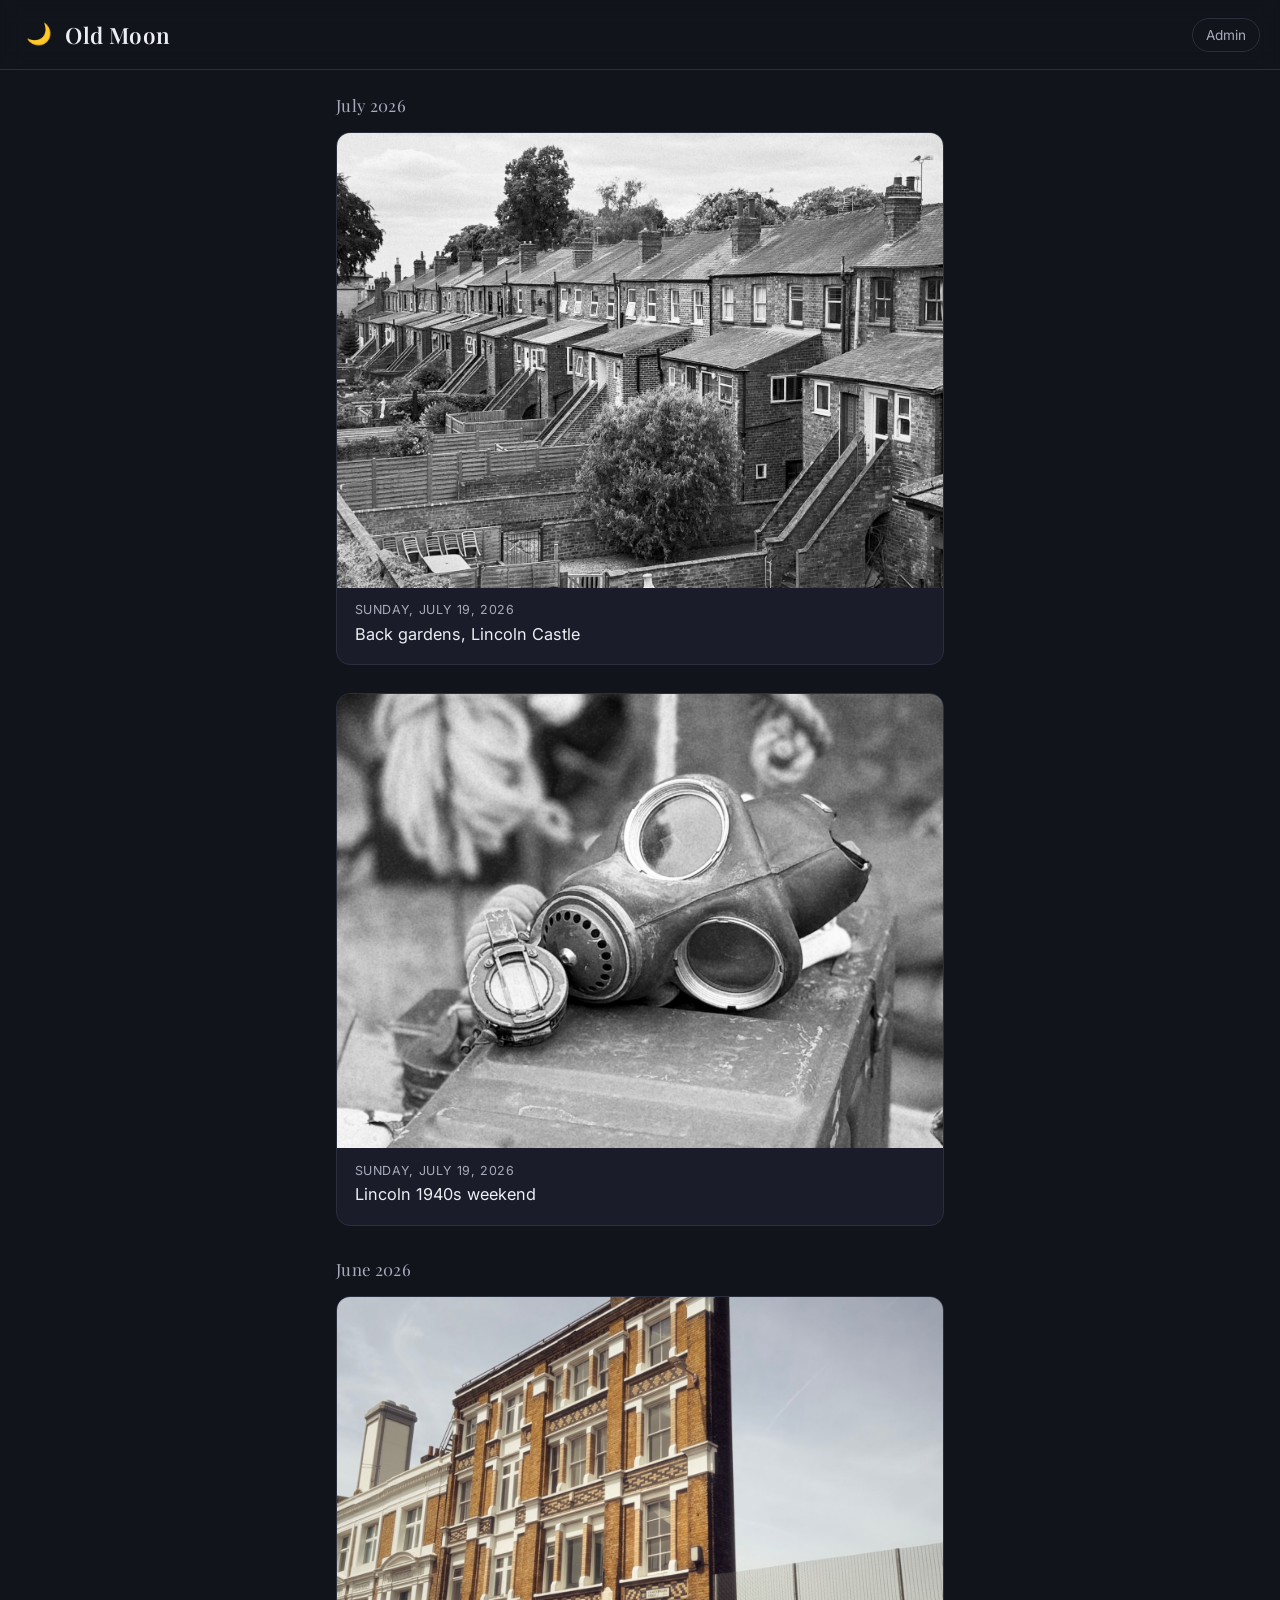
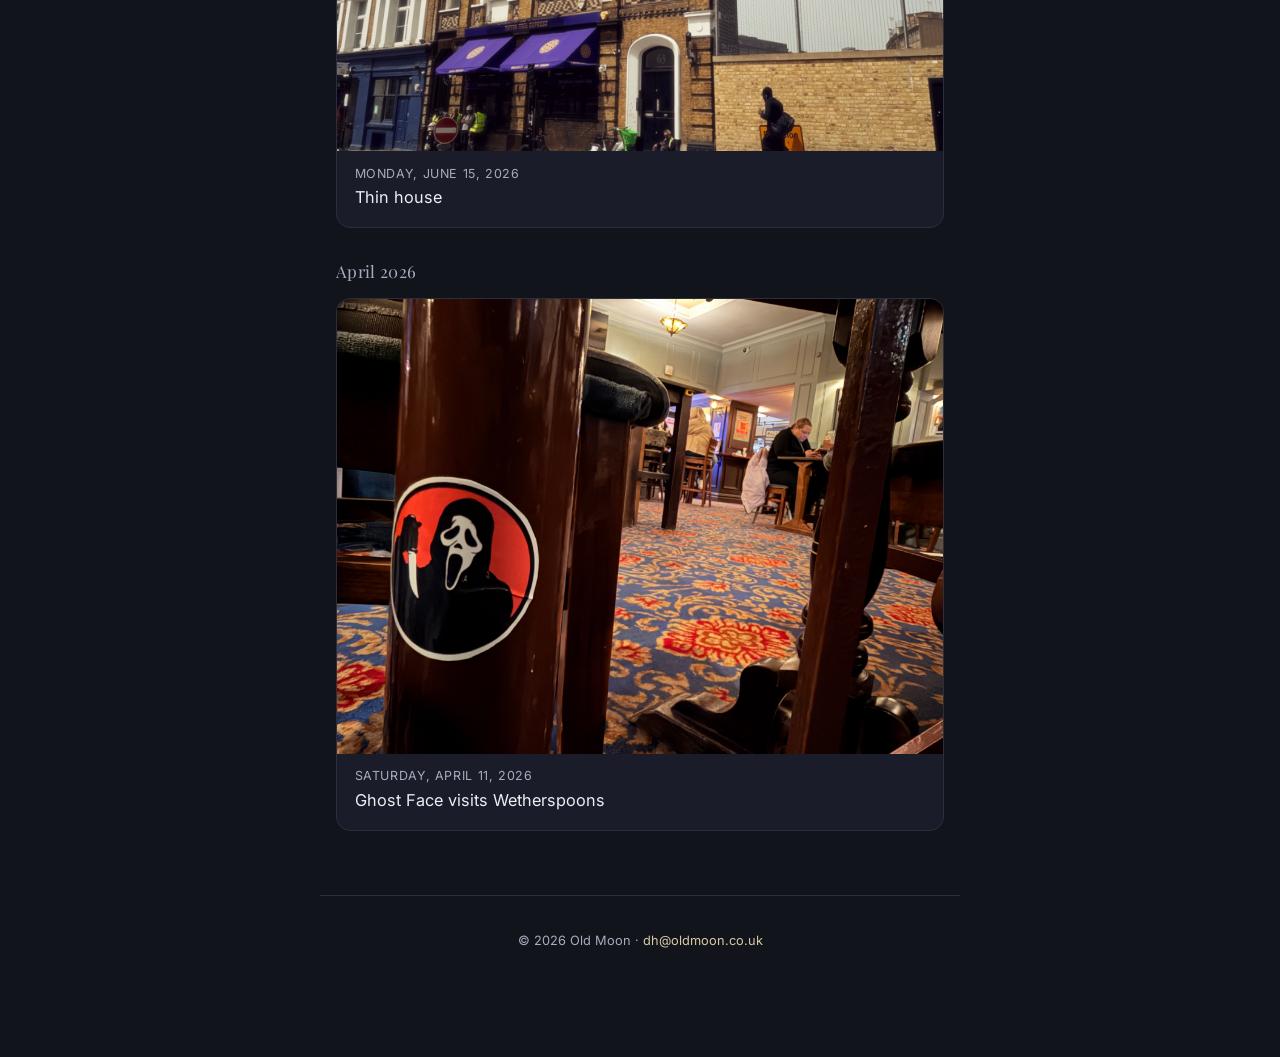
<file: index.html>
<!doctype html>
<html lang="en">
<head>
<meta charset="utf-8">
<meta name="viewport" content="width=device-width, initial-scale=1, maximum-scale=1, user-scalable=no">
<script>
  if (localStorage.getItem('oldmoon_theme') === 'light') {
    document.documentElement.setAttribute('data-theme', 'light');
  }
</script>
<title>Old Moon</title>
<link rel="stylesheet" href="css/style.css">
<meta name="theme-color" content="#12141c">
<link rel="icon" href="icons/favicon-32.png" sizes="32x32">
<link rel="apple-touch-icon" href="icons/icon-180.png">
</head>
<body>
<header class="site-header">
  <div class="brand">
    <button type="button" id="theme-toggle" class="moon-toggle" aria-label="Toggle dark and light mode">🌙</button>
    <a class="site-title" href="index.html"><h1>Old Moon</h1></a>
  </div>
  <a class="icon-link" href="admin.html">Admin</a>
</header>
<main>
  <div id="filter-bar"></div>
  <div id="timeline" class="timeline"></div>
</main>
<footer class="site-footer">
  <p>&copy; <span id="copyright-year"></span> Old Moon &middot; <a href="mailto:dh@oldmoon.co.uk">dh@oldmoon.co.uk</a></p>
</footer>
<script src="js/site.js"></script>
<script type="module" src="js/main.js"></script>
</body>
</html>
</file>
<file: css/style.css>
@import url('https://fonts.googleapis.com/css2?family=Playfair+Display:wght@500;600&family=Inter:wght@400;500;600&display=swap');

:root {
  --bg: #12141c;
  --bg-elevated: #1a1d29;
  --border: #2a2e3d;
  --ink: #eceef3;
  --ink-soft: #a7acbd;
  --accent: #d8c8a4;
  --danger: #d9756b;
  --ok: #8fbf8f;
  --header-bg: rgba(18, 20, 28, 0.85);
  --radius: 14px;
  --max-width: 640px;
}

:root[data-theme="light"] {
  --bg: #f6f4ef;
  --bg-elevated: #ffffff;
  --border: #e3ddd0;
  --ink: #221f1a;
  --ink-soft: #6d675c;
  --accent: #96702c;
  --danger: #b23b30;
  --ok: #3f8f4f;
  --header-bg: rgba(246, 244, 239, 0.85);
}

* { box-sizing: border-box; }

html, body {
  margin: 0;
  padding: 0;
  background: var(--bg);
  color: var(--ink);
  font-family: 'Inter', -apple-system, BlinkMacSystemFont, sans-serif;
  -webkit-tap-highlight-color: transparent;
}

body {
  padding-bottom: 4rem;
}

a { color: inherit; text-decoration: none; }

h1, h2, h3 {
  font-family: 'Playfair Display', Georgia, serif;
  font-weight: 600;
  margin: 0;
}

header.site-header {
  position: sticky;
  top: 0;
  z-index: 10;
  display: flex;
  align-items: center;
  justify-content: space-between;
  padding: 1.1rem 1.25rem;
  background: var(--header-bg);
  backdrop-filter: blur(10px);
  border-bottom: 1px solid var(--border);
}

.brand {
  display: flex;
  align-items: center;
  gap: 0.4rem;
}

.moon-toggle {
  background: none;
  border: none;
  font-size: 1.3rem;
  line-height: 1;
  padding: 0.4rem;
  margin: -0.4rem 0;
  cursor: pointer;
  border-radius: 8px;
}

.moon-toggle:active {
  background: var(--border);
}

.site-title {
  display: flex;
  align-items: center;
}

header.site-header h1 {
  font-size: 1.4rem;
  letter-spacing: 0.02em;
}

.icon-link {
  color: var(--ink-soft);
  font-size: 0.85rem;
  padding: 0.5rem 0.8rem;
  border: 1px solid var(--border);
  border-radius: 999px;
}

main {
  max-width: var(--max-width);
  margin: 0 auto;
  padding: 1rem;
}

/* Timeline */
.timeline {
  display: flex;
  flex-direction: column;
  gap: 1.75rem;
  margin-top: 0.5rem;
}

.month-heading {
  font-family: 'Playfair Display', Georgia, serif;
  font-size: 1.05rem;
  color: var(--ink-soft);
  letter-spacing: 0.02em;
  margin: 0.25rem 0 -0.75rem;
}

.month-heading:first-child {
  margin-top: 0;
}

.post-card {
  display: block;
  background: var(--bg-elevated);
  border: 1px solid var(--border);
  border-radius: var(--radius);
  overflow: hidden;
}

.filter-bar {
  font-size: 0.85rem;
  color: var(--ink-soft);
  margin-bottom: 0.25rem;
}

.filter-bar strong {
  color: var(--ink);
}

.filter-bar a {
  color: var(--accent);
}

.post-card img {
  width: 100%;
  aspect-ratio: 4 / 3;
  object-fit: cover;
  display: block;
}

.post-card .body {
  padding: 0.9rem 1.1rem 1.1rem;
}

.post-card .date {
  font-size: 0.78rem;
  color: var(--ink-soft);
  text-transform: uppercase;
  letter-spacing: 0.05em;
}

.post-card .caption {
  margin-top: 0.35rem;
  font-size: 1.02rem;
  line-height: 1.45;
}

.empty-state {
  text-align: center;
  color: var(--ink-soft);
  padding: 4rem 1rem;
  line-height: 1.6;
}

/* Post detail */
.post-detail img.hero {
  width: 100%;
  border-radius: var(--radius);
  display: block;
}

.post-meta {
  margin-top: 1rem;
  color: var(--ink-soft);
  font-size: 0.85rem;
}

.post-caption {
  margin-top: 1rem;
  font-size: 1.15rem;
  line-height: 1.6;
}

.tags {
  display: flex;
  flex-wrap: wrap;
  gap: 0.5rem;
  margin-top: 1rem;
}

.tag {
  background: var(--bg-elevated);
  border: 1px solid var(--border);
  color: var(--accent);
  font-size: 0.8rem;
  padding: 0.3rem 0.7rem;
  border-radius: 999px;
}

.map {
  margin-top: 1.25rem;
  height: 260px;
  border-radius: var(--radius);
  overflow: hidden;
  border: 1px solid var(--border);
}

.back-link {
  display: inline-block;
  margin-bottom: 1rem;
  color: var(--ink-soft);
  font-size: 0.9rem;
}

/* Forms / admin */
.card {
  background: var(--bg-elevated);
  border: 1px solid var(--border);
  border-radius: var(--radius);
  padding: 1.25rem;
  margin-bottom: 1.5rem;
}

label {
  display: block;
  font-size: 0.85rem;
  color: var(--ink-soft);
  margin: 1rem 0 0.4rem;
}

label:first-child { margin-top: 0; }

input[type="text"],
input[type="password"],
input[type="file"],
textarea {
  width: 100%;
  background: var(--bg);
  border: 1px solid var(--border);
  color: var(--ink);
  border-radius: 10px;
  padding: 0.7rem 0.8rem;
  font-size: 1rem;
  font-family: inherit;
}

textarea { resize: vertical; min-height: 4.5rem; }

button, .btn {
  font-family: inherit;
  font-size: 0.95rem;
  font-weight: 500;
  border-radius: 999px;
  padding: 0.7rem 1.3rem;
  border: 1px solid var(--border);
  background: var(--bg);
  color: var(--ink);
  cursor: pointer;
}

button.primary {
  background: var(--accent);
  color: #1a1508;
  border-color: var(--accent);
}

button.danger {
  color: var(--danger);
  border-color: var(--danger);
}

button:disabled {
  opacity: 0.5;
  cursor: default;
}

.actions {
  display: flex;
  gap: 0.6rem;
  margin-top: 1.25rem;
  flex-wrap: wrap;
}

.admin-post-row {
  display: flex;
  gap: 0.9rem;
  align-items: center;
  padding: 0.8rem 0;
  border-bottom: 1px solid var(--border);
}

.admin-post-row:last-child { border-bottom: none; }

.admin-post-row img {
  width: 64px;
  height: 64px;
  object-fit: cover;
  border-radius: 8px;
  flex-shrink: 0;
}

.admin-post-row .info { flex: 1; min-width: 0; }
.admin-post-row .info .caption {
  font-size: 0.92rem;
  white-space: nowrap;
  overflow: hidden;
  text-overflow: ellipsis;
}
.admin-post-row .info .date {
  font-size: 0.75rem;
  color: var(--ink-soft);
}

.admin-post-row .row-actions {
  display: flex;
  gap: 0.4rem;
  flex-shrink: 0;
}

.admin-post-row .row-actions button {
  padding: 0.4rem 0.7rem;
  font-size: 0.8rem;
}

.status {
  font-size: 0.85rem;
  margin-top: 0.8rem;
}

.status.error { color: var(--danger); }
.status.ok { color: var(--ok); }

.hint {
  font-size: 0.8rem;
  color: var(--ink-soft);
  line-height: 1.5;
  margin-top: 0.5rem;
}

.spinner {
  display: inline-block;
  width: 1em;
  height: 1em;
  border: 2px solid rgba(255,255,255,0.3);
  border-top-color: var(--ink);
  border-radius: 50%;
  animation: spin 0.7s linear infinite;
  vertical-align: middle;
  margin-right: 0.4em;
}

@keyframes spin { to { transform: rotate(360deg); } }

.site-footer {
  max-width: var(--max-width);
  margin: 3rem auto 0;
  padding: 1.5rem 1rem 2rem;
  text-align: center;
  font-size: 0.8rem;
  color: var(--ink-soft);
  border-top: 1px solid var(--border);
}

.site-footer a {
  color: var(--accent);
}
</file>
